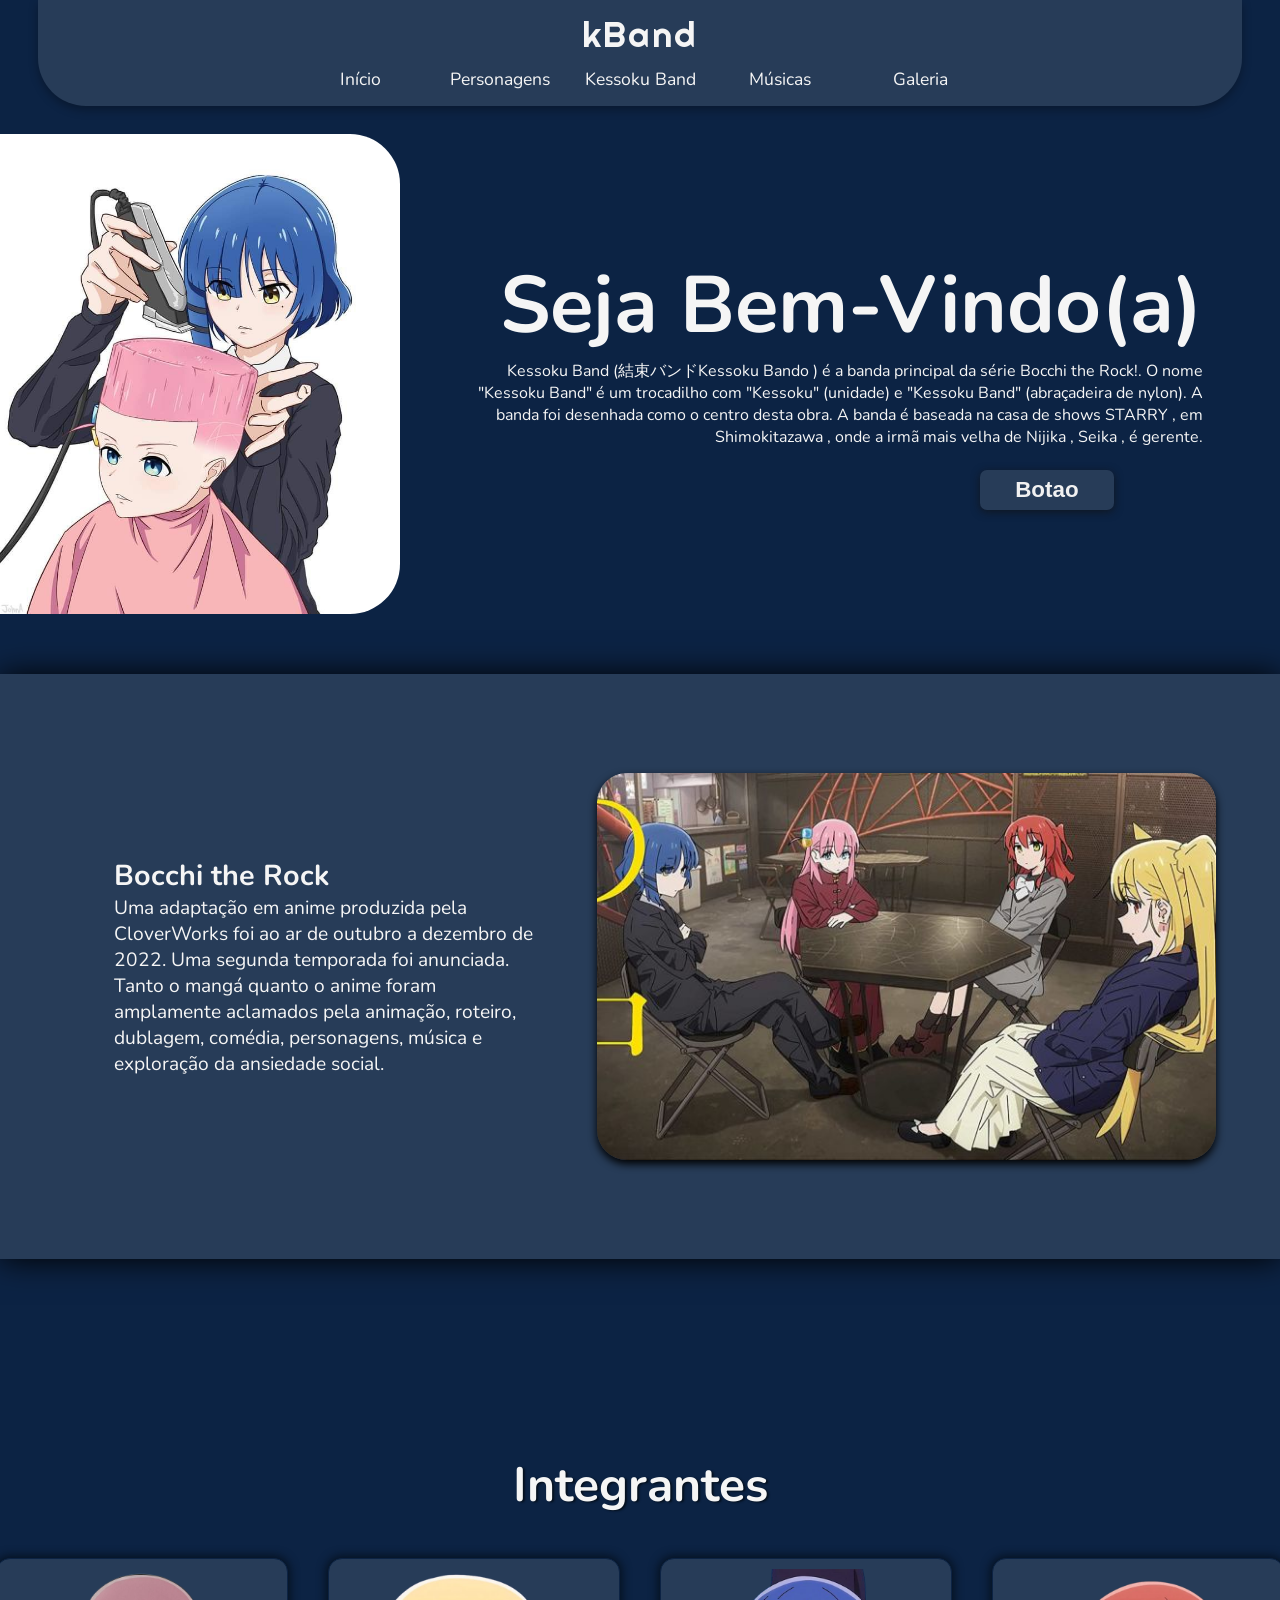
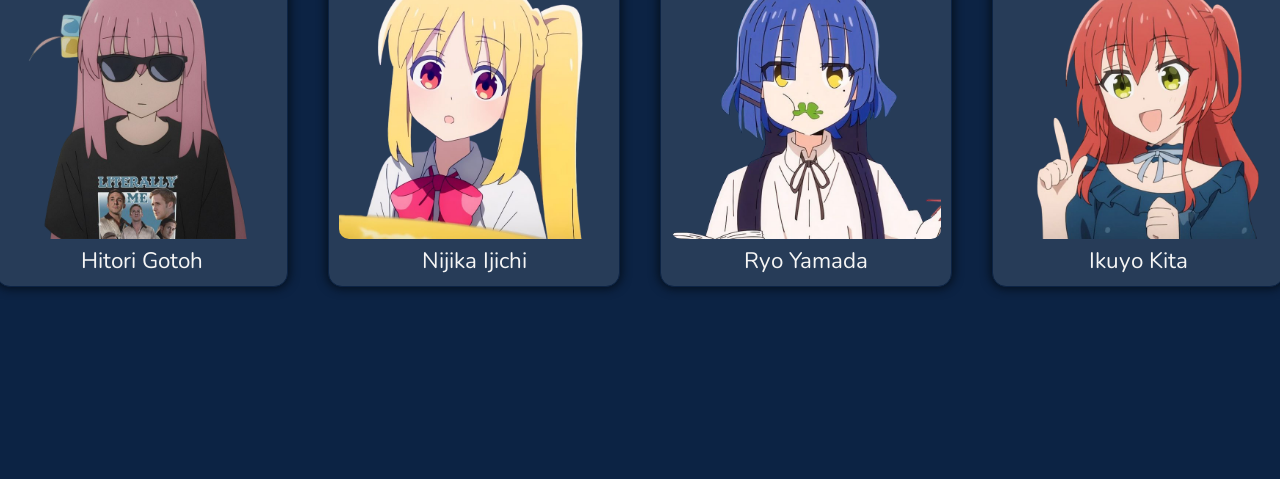
<file: index.html>
<!DOCTYPE html>
<html lang="pt-br">
<head>
    <meta charset="UTF-8">
    <meta name="viewport" content="width=device-width, initial-scale=1.0">
    <link rel="stylesheet" href="style.css">
    <title>kBand</title>
</head>
<body>
    <header>
            <nav class="navbar">
                <div class="mobile-menu">
                    <div class="line1"></div>
                    <div class="line2"></div>
                    <div class="line3"></div>
                </div>
                <div class="logomarca">kBand</div>
                <div class="nav-links">
                    <ul>
                        <a href="index.html"><li>Início</li></a>
                        <a href="person.html"><li>Personagens</li></a>
                        <a href="keband.html"><li>Kessoku Band</li></a>
                        <a href="musicas.html"><li>Músicas</li></a>
                        <a href=""><li>Galeria</li></a>
                    </ul>
                </div>
            </nav>
        </header>
    <main>
        <section id="s1-inicio">
            <img src="mídias/download.jpg" alt="">
            <div>
                <h1>Seja Bem-Vindo(a)</h1>
                <p>Kessoku Band (結束バンドKessoku Bando ) é a banda principal da série Bocchi the Rock!. O nome "Kessoku Band" é um trocadilho com "Kessoku" (unidade) e "Kessoku Band" (abraçadeira de nylon). A banda foi desenhada como o centro desta obra. A banda é baseada na casa de shows STARRY , em Shimokitazawa , onde a irmã mais velha de Nijika , Seika , é gerente.</p>
                <br>
                <a href="https://www.youtube.com/watch?v=dQw4w9WgXcQ" target="_blank"><button>Botao</button></a>
            </div>
        </section>
        <section id="s2-i">
            <div>
                <h2>Bocchi the Rock</h2>
                <p>Uma adaptação em anime produzida pela CloverWorks foi ao ar de outubro a dezembro de 2022. Uma segunda temporada foi anunciada. Tanto o mangá quanto o anime foram amplamente aclamados pela animação, roteiro, dublagem, comédia, personagens, música e exploração da ansiedade social.</p>
            </div>
            <img src="mídias/img2.jpg" alt="">
        </section>
        <section id="s3-i">
            <h2>Integrantes</h2>
            <div id="integrantes">
                <div id="hg">
                    <img src="mídias/bocchi.png" alt="">
                    <p>Hitori Gotoh</p>
                </div>
                <div id="ni">
                    <img src="mídias/nijika.png" alt="">
                    <p>Nijika Ijichi</p>
                </div>
                <div id="ry">
                    <img src="mídias/ryo.png" alt="">
                    <p>Ryo Yamada</p>
                </div>
                <div id="ik">
                    <img src="mídias/kita.png" alt="">
                    <p>Ikuyo Kita</p>
                </div>
            </div>
        </section>
    </main>
</body>
</html>
</file>
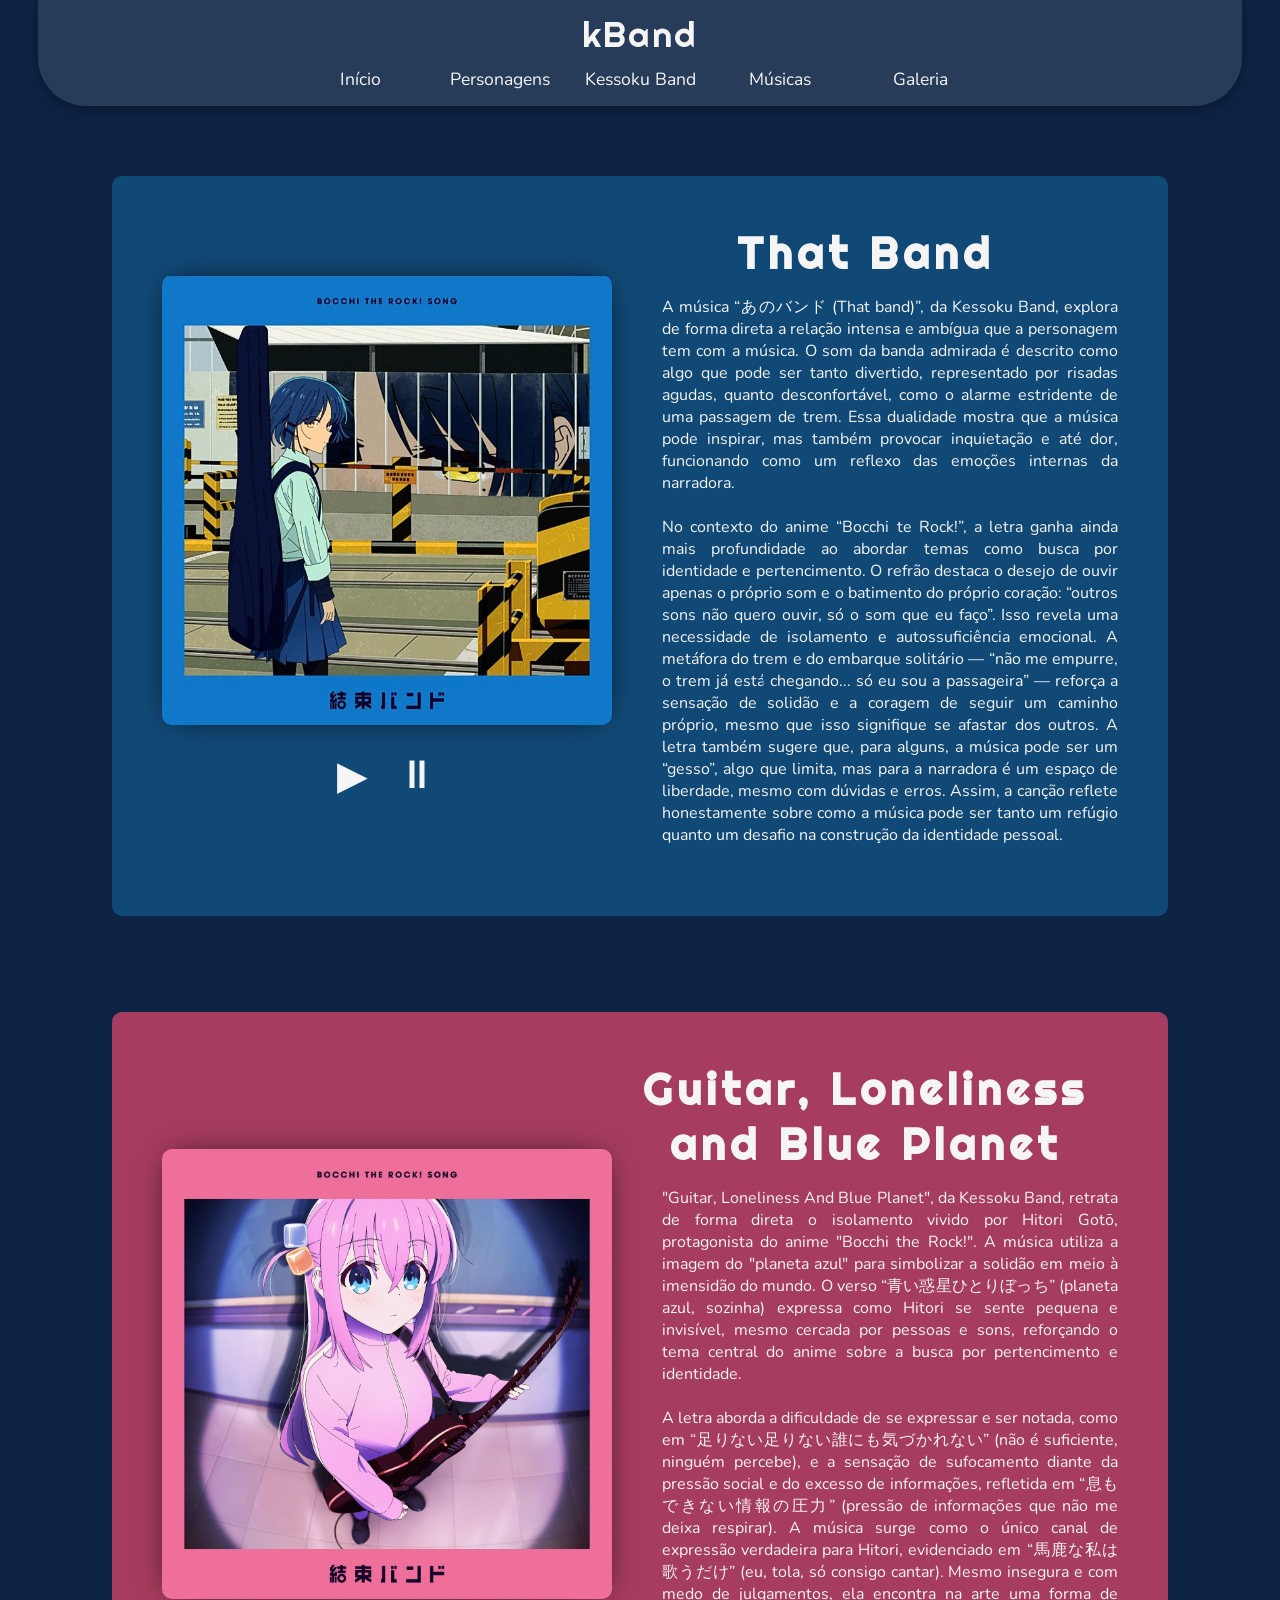
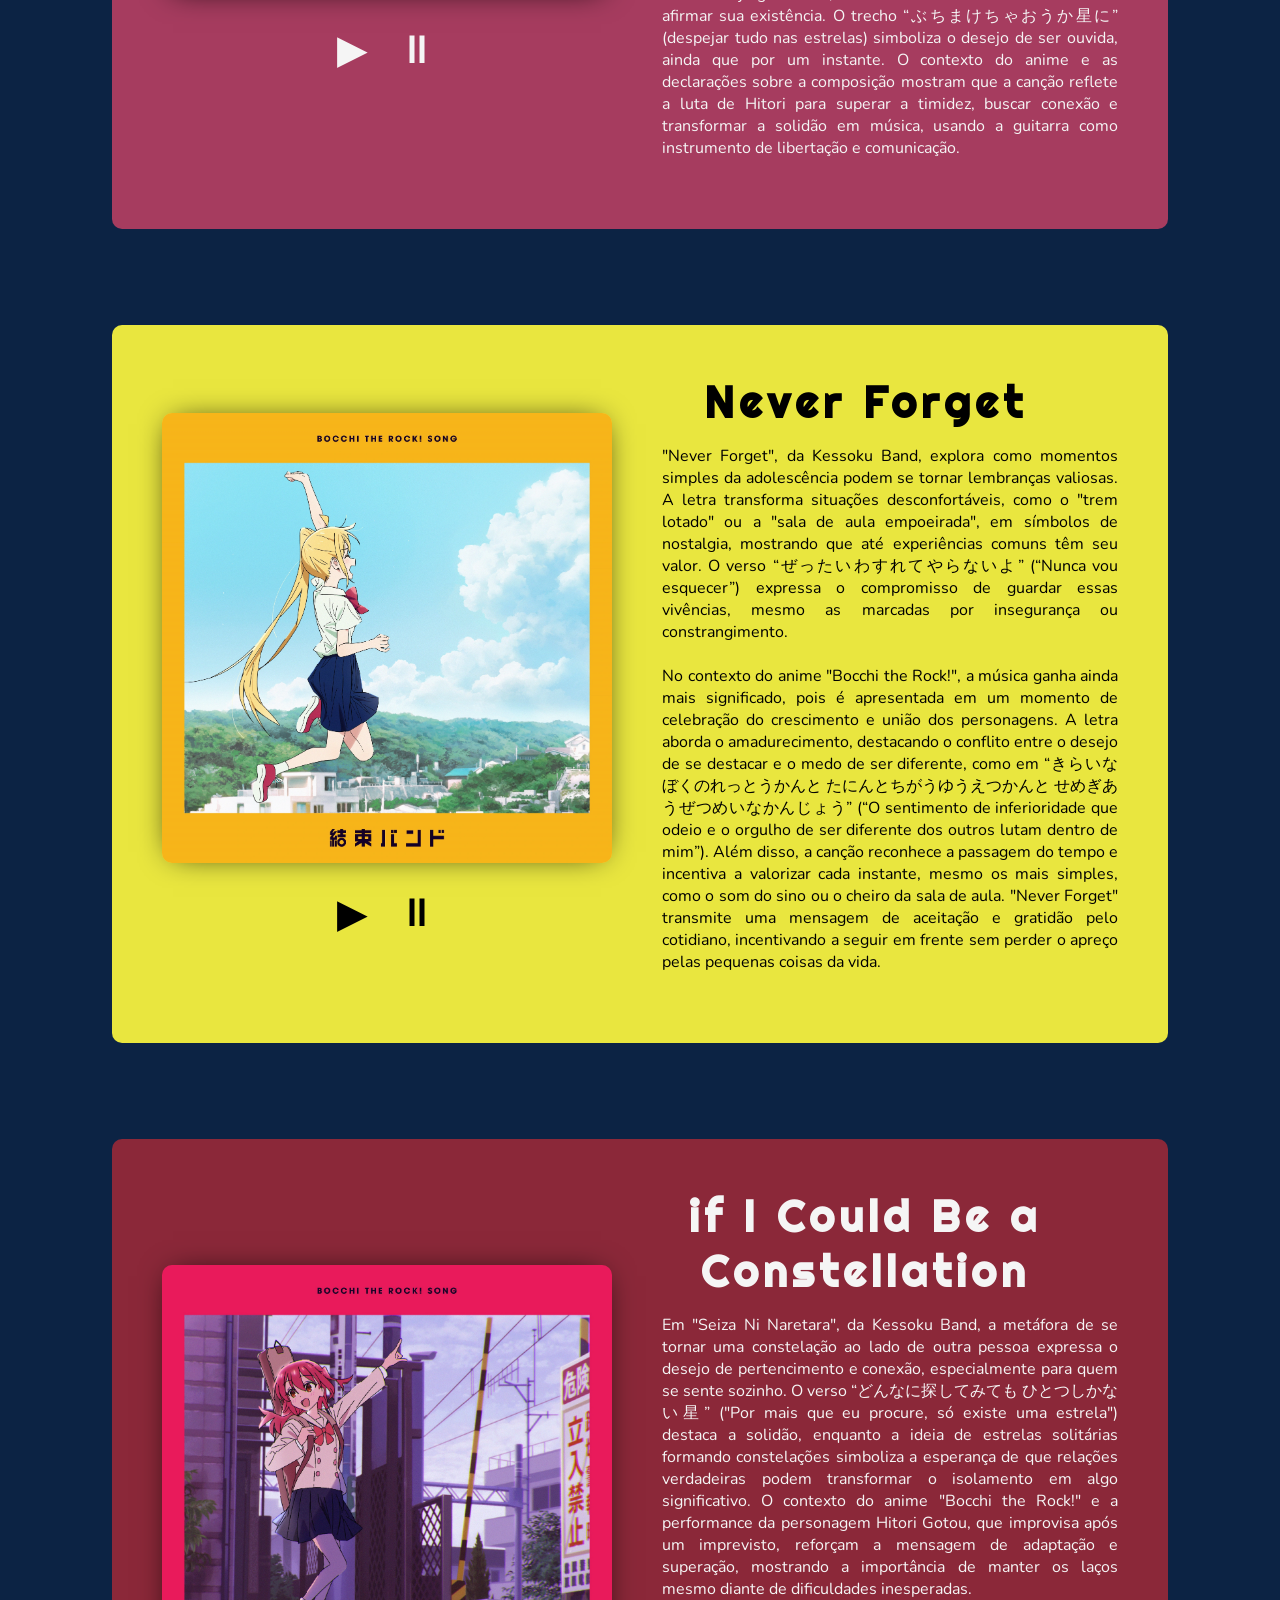
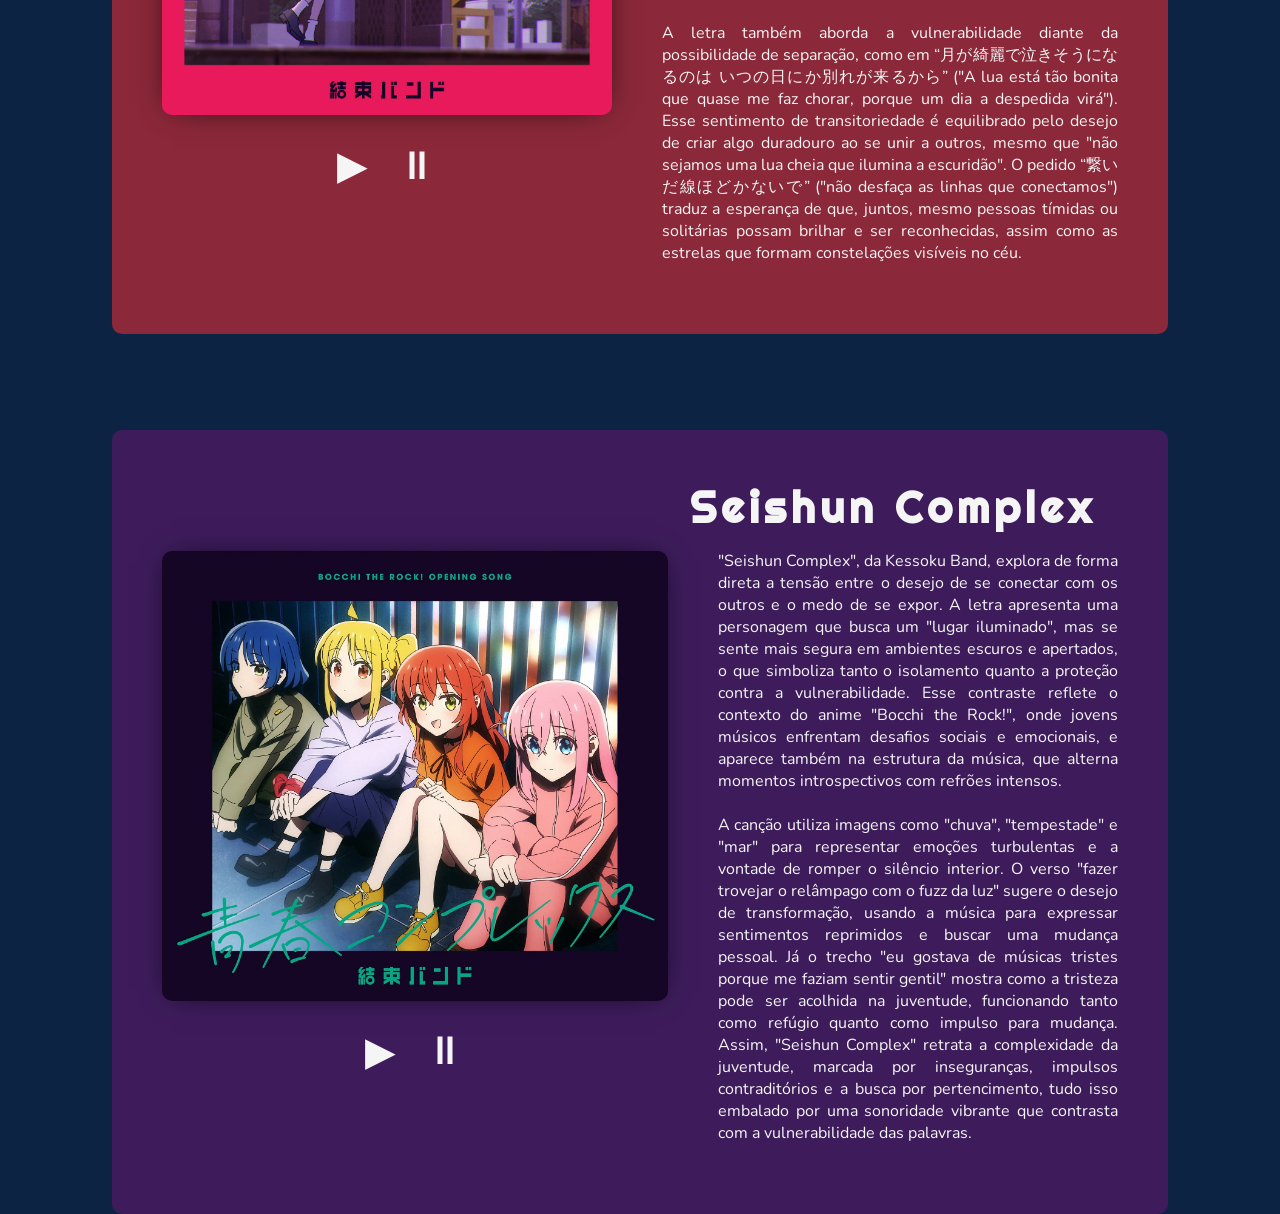
<file: musicas.html>
<!DOCTYPE html>
<html lang="pt-br">
<head>
    <meta charset="UTF-8">
    <meta name="viewport" content="width=device-width, initial-scale=1.0">
    <link rel="stylesheet" href="style.css">
    <title>kBand</title>
</head>
<body id="b-kband">
    <header>
        <nav class="navbar">
            <div class="mobile-menu">
                <div class="line1"></div>
                <div class="line2"></div>
                <div class="line3"></div>
            </div>
            <div class="logomarca">kBand</div>
            <div class="nav-links">
                <ul>
                    <a href="index.html"><li>Início</li></a>
                    <a href="person.html"><li>Personagens</li></a>
                    <a href="keband.html"><li>Kessoku Band</li></a>
                    <a href="musicas.html"><li>Músicas</li></a>
                    <a href=""><li>Galeria</li></a>
                </ul>
            </div>
        </nav>
    </header>
    <main>
        <section>
            <div class="musicas tb">
                <div class="ftt">
                    <div class="play">
                        <img src="mídias/Japanese Songs.jpg" alt="">
                        <div class="butons">
                            <button class="playBtn">▶</button>
                            <button class="pauseBtn">⏸</button>
                        </div>
                        <audio class="music" src="mídias/Áudios/That band(M4A_128K).m4a"></audio>
                    </div>
                    <div class="texto-musicas">
                        <h1>That Band</h1>
                        <p>A música “あのバンド (That band)”, da Kessoku Band, explora de forma direta a relação intensa e ambígua que a personagem tem com a música. O som da banda admirada é descrito como algo que pode ser tanto divertido, representado por risadas agudas, quanto desconfortável, como o alarme estridente de uma passagem de trem. Essa dualidade mostra que a música pode inspirar, mas também provocar inquietação e até dor, funcionando como um reflexo das emoções internas da narradora.</p>
                        <br><p>No contexto do anime “Bocchi te Rock!”, a letra ganha ainda mais profundidade ao abordar temas como busca por identidade e pertencimento. O refrão destaca o desejo de ouvir apenas o próprio som e o batimento do próprio coração: “outros sons não quero ouvir, só o som que eu faço”. Isso revela uma necessidade de isolamento e autossuficiência emocional. A metáfora do trem e do embarque solitário — “não me empurre, o trem já está chegando... só eu sou a passageira” — reforça a sensação de solidão e a coragem de seguir um caminho próprio, mesmo que isso signifique se afastar dos outros. A letra também sugere que, para alguns, a música pode ser um “gesso”, algo que limita, mas para a narradora é um espaço de liberdade, mesmo com dúvidas e erros. Assim, a canção reflete honestamente sobre como a música pode ser tanto um refúgio quanto um desafio na construção da identidade pessoal.</p>
                    </div>
                </div>
            </div>
            <div class="musicas gl">
                <div class="ftt">
                    <div class="play">
                        <img src="mídias/Guitar.webp" alt="">
                        <div class="butons">
                            <button class="playBtn">▶</button>
                            <button class="pauseBtn">⏸</button>
                        </div>
                        <audio class="music" src="mídias/Áudios/Guitar_ Loneliness and Blue Planet(M4A_128K).m4a"></audio>
                    </div>
                    <div class="texto-musicas">
                        <h1>Guitar, Loneliness and Blue Planet</h1>
                        <p>"Guitar, Loneliness And Blue Planet", da Kessoku Band, retrata de forma direta o isolamento vivido por Hitori Gotō, protagonista do anime "Bocchi the Rock!". A música utiliza a imagem do "planeta azul" para simbolizar a solidão em meio à imensidão do mundo. O verso “青い惑星ひとりぼっち” (planeta azul, sozinha) expressa como Hitori se sente pequena e invisível, mesmo cercada por pessoas e sons, reforçando o tema central do anime sobre a busca por pertencimento e identidade.</p>
                        <br><p>A letra aborda a dificuldade de se expressar e ser notada, como em “足りない足りない誰にも気づかれない” (não é suficiente, ninguém percebe), e a sensação de sufocamento diante da pressão social e do excesso de informações, refletida em “息もできない情報の圧力” (pressão de informações que não me deixa respirar). A música surge como o único canal de expressão verdadeira para Hitori, evidenciado em “馬鹿な私は歌うだけ” (eu, tola, só consigo cantar). Mesmo insegura e com medo de julgamentos, ela encontra na arte uma forma de afirmar sua existência. O trecho “ぶちまけちゃおうか星に” (despejar tudo nas estrelas) simboliza o desejo de ser ouvida, ainda que por um instante. O contexto do anime e as declarações sobre a composição mostram que a canção reflete a luta de Hitori para superar a timidez, buscar conexão e transformar a solidão em música, usando a guitarra como instrumento de libertação e comunicação.</p>
                    </div>
                </div>
            </div>
            <div class="musicas nf">
                <div class="ftt">
                    <div class="play">
                        <img src="mídias/never.webp" alt="">
                        <div class="butons">
                            <button class="playBtn" style="color: black;">▶</button>
                            <button class="pauseBtn" style="color: black;">⏸</button>
                        </div>
                        <audio class="music" src="mídias/Áudios/Never forget(M4A_128K).m4a"></audio>
                    </div>
                    <div class="texto-musicas">
                        <h1>Never Forget</h1>
                        <p>"Never Forget", da Kessoku Band, explora como momentos simples da adolescência podem se tornar lembranças valiosas. A letra transforma situações desconfortáveis, como o "trem lotado" ou a "sala de aula empoeirada", em símbolos de nostalgia, mostrando que até experiências comuns têm seu valor. O verso “ぜったいわすれてやらないよ” (“Nunca vou esquecer”) expressa o compromisso de guardar essas vivências, mesmo as marcadas por insegurança ou constrangimento.</p>
                        <br><p>No contexto do anime "Bocchi the Rock!", a música ganha ainda mais significado, pois é apresentada em um momento de celebração do crescimento e união dos personagens. A letra aborda o amadurecimento, destacando o conflito entre o desejo de se destacar e o medo de ser diferente, como em “きらいなぼくのれっとうかんと たにんとちがうゆうえつかんと せめぎあうぜつめいなかんじょう” (“O sentimento de inferioridade que odeio e o orgulho de ser diferente dos outros lutam dentro de mim”). Além disso, a canção reconhece a passagem do tempo e incentiva a valorizar cada instante, mesmo os mais simples, como o som do sino ou o cheiro da sala de aula. "Never Forget" transmite uma mensagem de aceitação e gratidão pelo cotidiano, incentivando a seguir em frente sem perder o apreço pelas pequenas coisas da vida.</p>
                    </div>
                </div>
            </div>
            <div class="musicas ic">
                <div class="ftt">
                    <div class="play">
                        <img src="mídias/Seiza_ni_Naretara_Digital_Cover_29.webp" alt="">
                        <div class="butons">
                            <button class="playBtn">▶</button>
                            <button class="pauseBtn">⏸</button>
                        </div>
                        <audio class="music" src="mídias/Áudios/If I could be a constellation(M4A_128K).m4a"></audio>
                    </div>
                    <div class="texto-musicas">
                        <h1>if I Could Be a Constellation</h1>
                        <p>Em "Seiza Ni Naretara", da Kessoku Band, a metáfora de se tornar uma constelação ao lado de outra pessoa expressa o desejo de pertencimento e conexão, especialmente para quem se sente sozinho. O verso “どんなに探してみても ひとつしかない星” ("Por mais que eu procure, só existe uma estrela") destaca a solidão, enquanto a ideia de estrelas solitárias formando constelações simboliza a esperança de que relações verdadeiras podem transformar o isolamento em algo significativo. O contexto do anime "Bocchi the Rock!" e a performance da personagem Hitori Gotou, que improvisa após um imprevisto, reforçam a mensagem de adaptação e superação, mostrando a importância de manter os laços mesmo diante de dificuldades inesperadas.</p>
                        <br><p>A letra também aborda a vulnerabilidade diante da possibilidade de separação, como em “月が綺麗で泣きそうになるのは いつの日にか別れが来るから” ("A lua está tão bonita que quase me faz chorar, porque um dia a despedida virá"). Esse sentimento de transitoriedade é equilibrado pelo desejo de criar algo duradouro ao se unir a outros, mesmo que "não sejamos uma lua cheia que ilumina a escuridão". O pedido “繋いだ線ほどかないで” ("não desfaça as linhas que conectamos") traduz a esperança de que, juntos, mesmo pessoas tímidas ou solitárias possam brilhar e ser reconhecidas, assim como as estrelas que formam constelações visíveis no céu.</p>
                    </div>
                </div>
            </div>
            <div class="musicas sc">
                <div class="ftt">
                    <div class="play">
                        <img src="mídias/Seishun_Complex_Single_Cover_29.webp" alt="">
                        <div class="butons">
                            <button class="playBtn">▶</button>
                            <button class="pauseBtn">⏸</button>
                        </div>
                        <audio class="music" src="mídias/Áudios/seisyun complex(M4A_128K).m4a"></audio>
                    </div>
                    <div class="texto-musicas">
                        <h1>Seishun Complex</h1>
                        <p>"Seishun Complex", da Kessoku Band, explora de forma direta a tensão entre o desejo de se conectar com os outros e o medo de se expor. A letra apresenta uma personagem que busca um "lugar iluminado", mas se sente mais segura em ambientes escuros e apertados, o que simboliza tanto o isolamento quanto a proteção contra a vulnerabilidade. Esse contraste reflete o contexto do anime "Bocchi the Rock!", onde jovens músicos enfrentam desafios sociais e emocionais, e aparece também na estrutura da música, que alterna momentos introspectivos com refrões intensos.</p>
                        <br><p>A canção utiliza imagens como "chuva", "tempestade" e "mar" para representar emoções turbulentas e a vontade de romper o silêncio interior. O verso "fazer trovejar o relâmpago com o fuzz da luz" sugere o desejo de transformação, usando a música para expressar sentimentos reprimidos e buscar uma mudança pessoal. Já o trecho "eu gostava de músicas tristes porque me faziam sentir gentil" mostra como a tristeza pode ser acolhida na juventude, funcionando tanto como refúgio quanto como impulso para mudança. Assim, "Seishun Complex" retrata a complexidade da juventude, marcada por inseguranças, impulsos contraditórios e a busca por pertencimento, tudo isso embalado por uma sonoridade vibrante que contrasta com a vulnerabilidade das palavras.</p>
                    </div>
                </div>
            </div>
        </section>
    </main>
    <script>
    const players = document.querySelectorAll(".play");

    players.forEach(player => {
        const audio = player.querySelector(".music");
        const playBtn = player.querySelector(".playBtn");
        const pauseBtn = player.querySelector(".pauseBtn");

        playBtn.addEventListener("click", () => {
            audio.play();
        });

        pauseBtn.addEventListener("click", () => {
            audio.pause();
        });
    });
    </script>
</body>
</html>
</file>
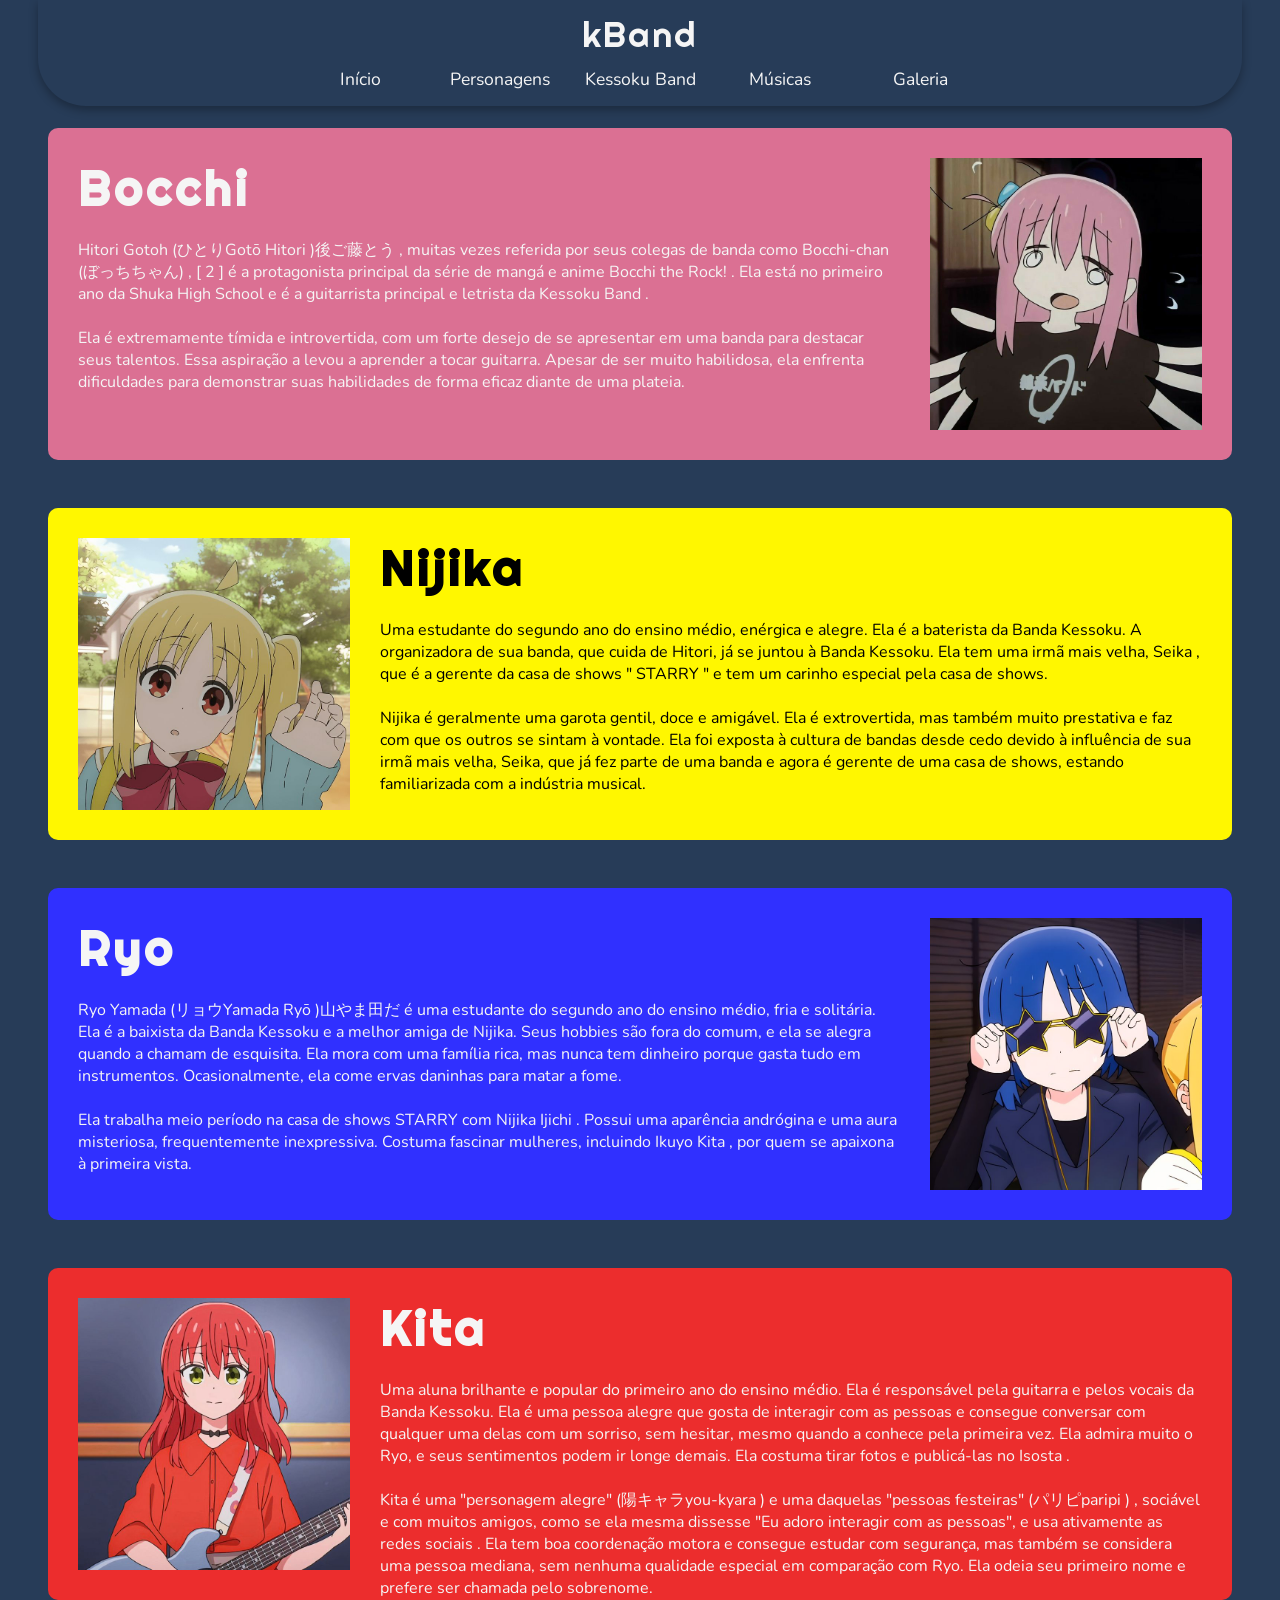
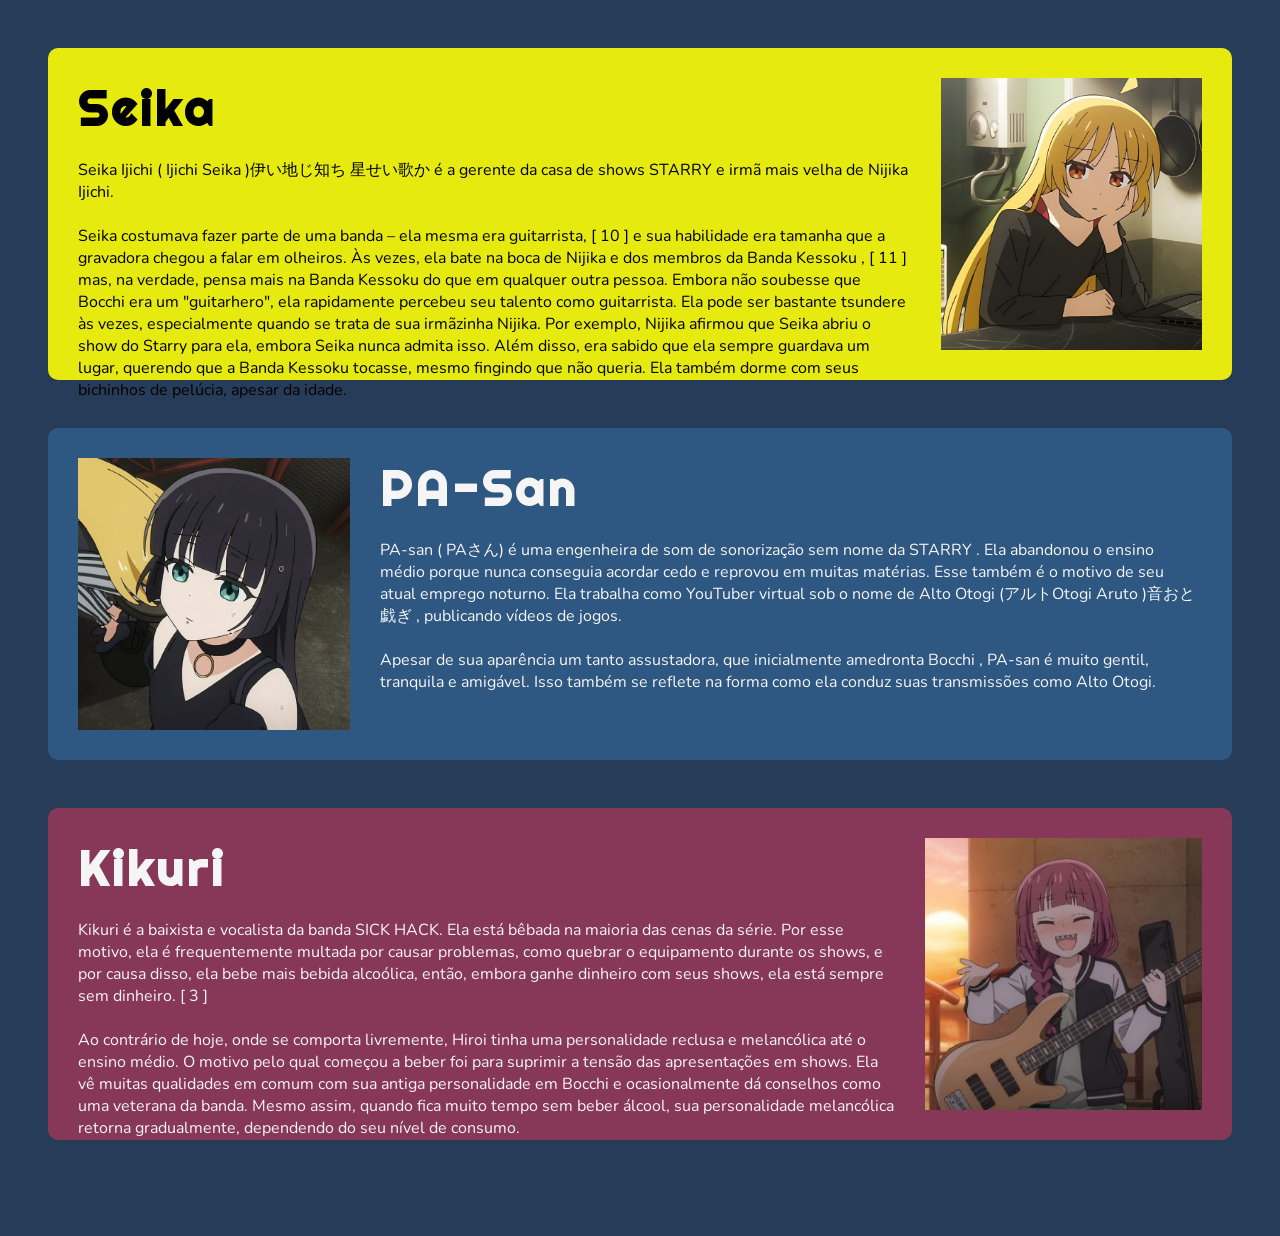
<file: person.html>
<!DOCTYPE html>
<html lang="pt-br">
<head>
    <meta charset="UTF-8">
    <meta name="viewport" content="width=device-width, initial-scale=1.0">
    <link rel="stylesheet" href="style.css">
    <title>kBand</title>
</head>
<body id="b-personagens">
    <header>
        <nav class="navbar">
            <div class="mobile-menu">
                <div class="line1"></div>
                <div class="line2"></div>
                <div class="line3"></div>
            </div>
            <div class="logomarca">kBand</div>
            <div class="nav-links">
                <ul>
                    <a href="index.html"><li>Início</li></a>
                    <a href="person.html"><li>Personagens</li></a>
                    <a href="keband.html"><li>Kessoku Band</li></a>
                    <a href="musicas.html"><li>Músicas</li></a>
                    <a href=""><li>Galeria</li></a>
                </ul>
            </div>
        </nav>
    </header>
    <main>
        <section>
            <div id="personagens">
                <div class="box-personagens hg">
                    <div class="texto-personagens">
                        <h2>Bocchi</h2>
                        <p>Hitori Gotoh (ひとりGotō Hitori )後ご藤とう , muitas vezes referida por seus colegas de banda como Bocchi-chan (ぼっちちゃん) , [ 2 ] é a protagonista principal da série de mangá e anime Bocchi the Rock! . Ela está no primeiro ano da Shuka High School e é a guitarrista principal e letrista da Kessoku Band .</p>
                        <br><p>Ela é extremamente tímida e introvertida, com um forte desejo de se apresentar em uma banda para destacar seus talentos. Essa aspiração a levou a aprender a tocar guitarra. Apesar de ser muito habilidosa, ela enfrenta dificuldades para demonstrar suas habilidades de forma eficaz diante de uma plateia.</p>
                    </div>
                    <img src="mídias/Goto Hitori☆Bocchi.jpg" alt="">
                </div>
                <div class="box-personagens ni">
                    <img src="mídias/IjichiNijika.jpg" alt="">
                    <div class="texto-personagens">
                        <h2>Nijika</h2>
                        <p>Uma estudante do segundo ano do ensino médio, enérgica e alegre. Ela é a baterista da Banda Kessoku. A organizadora de sua banda, que cuida de Hitori, já se juntou à Banda Kessoku. Ela tem uma irmã mais velha, Seika , que é a gerente da casa de shows " STARRY " e tem um carinho especial pela casa de shows. </p>
                        <br><p>Nijika é geralmente uma garota gentil, doce e amigável. Ela é extrovertida, mas também muito prestativa e faz com que os outros se sintam à vontade. Ela foi exposta à cultura de bandas desde cedo devido à influência de sua irmã mais velha, Seika, que já fez parte de uma banda e agora é gerente de uma casa de shows, estando familiarizada com a indústria musical.</p>
                    </div>
                </div>
                <div class="box-personagens ry">
                    <div class="texto-personagens">
                        <h2>Ryo</h2>
                        <p>Ryo Yamada (リョウYamada Ryō )山やま田だ é uma estudante do segundo ano do ensino médio, fria e solitária. Ela é a baixista da Banda Kessoku e a melhor amiga de Nijika. Seus hobbies são fora do comum, e ela se alegra quando a chamam de esquisita. Ela mora com uma família rica, mas nunca tem dinheiro porque gasta tudo em instrumentos. Ocasionalmente, ela come ervas daninhas para matar a fome.</p>
                        <br><p>Ela trabalha meio período na casa de shows STARRY com Nijika Ijichi . Possui uma aparência andrógina e uma aura misteriosa, frequentemente inexpressiva. Costuma fascinar mulheres, incluindo Ikuyo Kita , por quem se apaixona à primeira vista.</p>
                    </div>
                    <img src="mídias/yamadaryo.jpg" alt="">
                </div>
                <div class="box-personagens ik">
                    <img src="mídias/IkuyoKita.jpg" alt="">
                    <div class="texto-personagens">
                        <h2>Kita</h2>
                        <p>Uma aluna brilhante e popular do primeiro ano do ensino médio. Ela é responsável pela guitarra e pelos vocais da Banda Kessoku. Ela é uma pessoa alegre que gosta de interagir com as pessoas e consegue conversar com qualquer uma delas com um sorriso, sem hesitar, mesmo quando a conhece pela primeira vez. Ela admira muito o Ryo, e seus sentimentos podem ir longe demais. Ela costuma tirar fotos e publicá-las no Isosta .</p>
                        <br><p>Kita é uma "personagem alegre" (陽キャラyou-kyara ) e uma daquelas "pessoas festeiras" (パリピparipi ) , sociável e com muitos amigos, como se ela mesma dissesse "Eu adoro interagir com as pessoas", e usa ativamente as redes sociais . Ela tem boa coordenação motora e consegue estudar com segurança, mas também se considera uma pessoa mediana, sem nenhuma qualidade especial em comparação com Ryo. Ela odeia seu primeiro nome e prefere ser chamada pelo sobrenome.</p>
                    </div>
                </div>
                <div class="box-personagens si">
                    <div class="texto-personagens">
                        <h2>Seika</h2>
                        <p>Seika Ijichi ( Ijichi Seika )伊い地じ知ち 星せい歌か é a gerente da casa de shows STARRY e irmã mais velha de Nijika Ijichi.</p>
                        <br><p>Seika costumava fazer parte de uma banda – ela mesma era guitarrista, [ 10 ] e sua habilidade era tamanha que a gravadora chegou a falar em olheiros. Às vezes, ela bate na boca de Nijika e dos membros da Banda Kessoku , [ 11 ] mas, na verdade, pensa mais na Banda Kessoku do que em qualquer outra pessoa. Embora não soubesse que Bocchi era um "guitarhero", ela rapidamente percebeu seu talento como guitarrista. Ela pode ser bastante tsundere às vezes, especialmente quando se trata de sua irmãzinha Nijika. Por exemplo, Nijika afirmou que Seika abriu o show do Starry para ela, embora Seika nunca admita isso. Além disso, era sabido que ela sempre guardava um lugar, querendo que a Banda Kessoku tocasse, mesmo fingindo que não queria. Ela também dorme com seus bichinhos de pelúcia, apesar da idade.</p>
                    </div>
                    <img src="mídias/Seika.jpg" alt="">
                </div>
                <div class="box-personagens ps">
                    <img src="mídias/PA-san.jpg" alt="">
                    <div class="texto-personagens">
                        <h2>PA-San</h2>
                        <p>PA-san ( PAさん) é uma engenheira de som de sonorização sem nome da STARRY . Ela abandonou o ensino médio porque nunca conseguia acordar cedo e reprovou em muitas matérias. Esse também é o motivo de seu atual emprego noturno. Ela trabalha como YouTuber virtual sob o nome de Alto Otogi (アルトOtogi Aruto )音おと戯ぎ , publicando vídeos de jogos.</p>
                        <br><p>Apesar de sua aparência um tanto assustadora, que inicialmente amedronta Bocchi , PA-san é muito gentil, tranquila e amigável. Isso também se reflete na forma como ela conduz suas transmissões como Alto Otogi.</p>
                    </div>
                </div>
                <div class="box-personagens kh">
                    <div class="texto-personagens">
                        <h2>Kikuri</h2>
                        <p>Kikuri é a baixista e vocalista da banda SICK HACK. Ela está bêbada na maioria das cenas da série. Por esse motivo, ela é frequentemente multada por causar problemas, como quebrar o equipamento durante os shows, e por causa disso, ela bebe mais bebida alcoólica, então, embora ganhe dinheiro com seus shows, ela está sempre sem dinheiro. [ 3 ]</p>
                        <br><p>Ao contrário de hoje, onde se comporta livremente, Hiroi tinha uma personalidade reclusa e melancólica até o ensino médio. O motivo pelo qual começou a beber foi para suprimir a tensão das apresentações em shows. Ela vê muitas qualidades em comum com sua antiga personalidade em Bocchi e ocasionalmente dá conselhos como uma veterana da banda. Mesmo assim, quando fica muito tempo sem beber álcool, sua personalidade melancólica retorna gradualmente, dependendo do seu nível de consumo.</p>
                    </div>
                    <img src="mídias/kikuri.jpg" alt="">
                </div>
            
            </div>
        </section>
    </main>
</body>
</html>
</file>
<file: style.css>
@import url('https://fonts.googleapis.com/css2?family=Cinzel+Decorative:wght@400;700;900&family=Nunito:ital,wght@0,200..1000;1,200..1000&family=Open+Sans:ital,wght@0,300..800;1,300..800&display=swap');
@import url('https://fonts.googleapis.com/css2?family=Righteous&display=swap');

* {
    margin: 0;
    padding: 0;
}
::selection{
    background-color: rgb(163, 163, 163);
    color: #05101e;
}
body{
    padding-top: 5rem;
    color: whitesmoke;
    font-family: 'Nunito';
    background-color: #0c2344;
    /* background-color: #273c58; */
}
main{
    height: 90vh;
}
a{
    text-decoration: none;
    color: whitesmoke;
}
li{
    list-style: none;
}
.navbar{
    width: 90%;
    margin: 0 auto;
    left: 0;
    right: 0;
    height: 10vh;
    border-radius: 0 0 3rem 3rem;
    position: fixed;
    top: 0;
    z-index: 999;
    padding: 0.5rem 1.6rem 0.5rem;
    background-color: #273c58;
    display: flex;
    flex-direction: column;
    justify-content: space-around;
    align-items: center;
    box-shadow: 0 4px 10px rgba(0,0,0,0.3);
}
.nav-links ul{
    display: flex;
}   
.nav-links a{
    font-size: 1.1rem;
    transition: all 0.3s ease;
    text-align: center;
    width: 7rem;
    margin: 0px 10px;
    padding: 4px;
    border-radius: 10px;
}
.nav-links a:hover{
    transform: translateY(-2px);
    /* color: #0c2344;
    background-color: rgb(163, 163, 163); */
}
.logomarca{
    letter-spacing: 2px;
    align-items: center;
    font-family: 'Righteous';
    font-size: 2.2rem;
    cursor: default;
    /* font-weight: bold; */
}
.mobile-menu{
    cursor: pointer;
    display: none;
}
.mobile-menu div{
    width: 32px;
    height: 2px;
    background-color: #fff;
    margin: 8px;
}


/* seção 1 */

#s1-inicio{
    padding: 6vh 3vw 6.7vh 0vh;
    display: flex;
}
#s1-inicio img{
    border-radius: 0 50px 50px 0;
    height: 30rem;
}
#s1-inicio div{
    text-align: end;
    margin-top: 13vh;
    margin-left: 4vw;
    margin-right: 3vw;
}
#s1-inicio div h1{
    font-size: 5rem;
}
#s1-inicio div button{
    cursor: pointer;
    box-shadow: 0px 2px 8px rgba(17, 17, 17,0.7);
    transition: all 0.15s ease;
    font-size: 1.4rem;
    border: none;
    border-radius: 7px;
    padding: 7px 35px;
    background-color: #273c58;
    color: #f1f1f1;
    font-weight: 550;
    margin-right: 4em;
}
#s1-inicio div button:hover{
    transform: translateY(-3px);
    box-shadow: 0px 1px 8px black;
    color: rgb(235, 235, 235);
}
#s1-inicio div button:active{
    transform: scale(0.97);
}

/* seção 2 */

#s2-i{
    margin: 0;
    box-shadow: 0px 0.6px 30px black;
    background-color: #273c58;
    display: flex;
    padding: 11vh 5vw;
}
#s2-i div{
    font-size: 1.2rem;
    margin: auto 50px;
}
#s2-i img{
    box-shadow: 0px 4px 8px black;
    border-radius: 30px;
    height: 43vh;
}

/* test */

@media (max-width: 1100px){
    #s2-i img{
        height: 35vh;
        margin: 0px auto;
    }
    #s2-i{
        flex-direction: column;
        display: flex;
    }
    #s2-i div{
        font-size: 1rem;
        margin: 0 40px 40px;
    }
}

/* seção 3 */
#s3-i{
    padding: 50px;
    height: 80vh;
    display: flex;
    flex-direction: column;
    justify-content: center;
}
#s3-i h2{
    text-shadow: #05101e 2px 1px 2px;
    font-size: 3rem;
    text-align: center;
    margin-bottom: 40px;
}
#integrantes{
    display: flex;
    justify-content: center;
}
#integrantes div{
    border: #0c2344 1px solid;
    box-shadow: 0px 0px 10px 2px #05101e;
    border-radius: 14px;
    transition: all 0.15s ease;
    background-color: #273c58;
    margin: 0 20px;
    padding: 10px;
}
#integrantes div p{
    cursor: default;
    text-align: center;
    font-size: 1.4rem;
}
#integrantes div img{
    height: 30vh;
    border-radius: 10px;
}
#integrantes div:hover{
    transform: scale(1.1);
}

/* testando */
@media (max-width:1100px){
    #integrantes{
        flex-wrap: wrap;
    }
    #integrantes div{
        margin-top: 40px;
    }
    #s3-i{
        height: 50rem;
    }
    #s3-i h2{
        margin-bottom: 0;
        font-size: 60px;
    }
}
@media (max-width:700px){
    #integrantes{
        flex-wrap: wrap;
    }
    #integrantes div{
        margin-top: 40px;
    }
    #s3-i{
        height: 90rem;

    }
    #s3-i h2{
        margin-bottom: 0;
        font-size: 60px;
    }
}


#hg:hover p{
    color: palevioletred;
}
#ni:hover p{
    color: yellow;
}
#ry:hover p{
    color: rgb(48, 48, 255);
}
#ik:hover p{
    color: rgb(247, 72, 72);
}

#hg:hover{
    box-shadow: 0px 0px 8px 2px palevioletred;
}
#ni:hover{
    box-shadow: 0px 0px 8px 2px yellow;
}
#ry:hover{
    box-shadow: 0px 0px 8px 2px rgb(48, 48, 255);
}
#ik:hover{
    box-shadow: 0px 0px 8px 2px rgb(236, 45, 45);
}



/* personagens */

#b-personagens{
    background-color: #273c58;
}
#b-personagens section{
    padding-bottom: 3rem;
}

.box-personagens{
    height: 17rem;
    border-radius: 10px;
    padding: 30px 0;
    margin: 3rem;
    display: flex;
}
.box-personagens img{
    height: 17rem;
    margin: 0 30px;
}
.box-personagens h2{
    margin: 0 0 20px;
    font-size: 3rem;
    letter-spacing: 4px;
    font-family: 'Righteous';
}


.kh .texto-personagens,
.si .texto-personagens,
.hg .texto-personagens,
.ry .texto-personagens{
    margin: 0 0 0 30px;
}
.ps .texto-personagens,
.ik .texto-personagens,
.ni .texto-personagens{
    margin: 0 30px 0 0px;
}

.hg{
    background-color: palevioletred;
}
.ni{
    color: black;
    background-color: rgb(255, 247, 0);
}
.ry{
    background-color: rgb(48, 48, 255);
}
.ik{
    background-color: rgb(236, 45, 45);
}
.si{
    background-color: rgb(230, 234, 15);
    color: black;
}
.ps{
    background-color: rgb(46, 87, 129);
}
.kh{
    background-color: rgb(135, 56, 88);
}

/* músicas */


.tb{
    background-color: rgb(17, 73, 118);
}
.gl{
    background-color: rgb(166, 60, 95);
}
.nf{
    color: black;
    background-color: rgb(233, 230, 63);
}
.ic{
    background-color: rgb(139, 40, 57);
}
.sc{
    background-color: rgb(62, 28, 92);
}
.musicas{
    border-radius: 10px;
    padding: 50px;
    margin:  6rem 7rem;
}
.ftt{
    display: flex;   
    margin-bottom: 20px;
}
.musicas h1{
    margin-bottom: 15px;
    font-family: 'Righteous';
    font-size: 2.7rem;
    text-align: center;
    letter-spacing: 5px;
}
.musicas img{
    transition: all 0.2s ease;
    border-radius: 10px;
    box-shadow: 0 0 30px -11px black;
    height: 50vh;
}
.musicas img:hover{
    opacity: 0.9;
}
.texto-musicas p{
    text-align: justify;
    margin: 0px 0 0 50px ;
}
.play{
    height: auto;
    display: flex;
    flex-direction: column;
    justify-content: center;
    align-items: center;
}
.butons{
    width: 10vw;
    margin-top: 3vh;
    display: flex;
    flex-direction: row;
    justify-content: space-around;
}
button{
    cursor: pointer;
    text-align: center;
    background: none;
    border: none;
    color: whitesmoke;
    font-size: 40px;
    transition: all 0.3s ease;
}
button:hover{
    transform: scale(1.06);
    color: rgb(202, 199, 199);
    opacity: 0.8;
}
.pauseBtn:hover{
    transform: scale(1.09);
}
button:active{
    transform: scale(0.9);
}
.pauseBtn:active{
    transform: scale(0.9);
}
</file>
